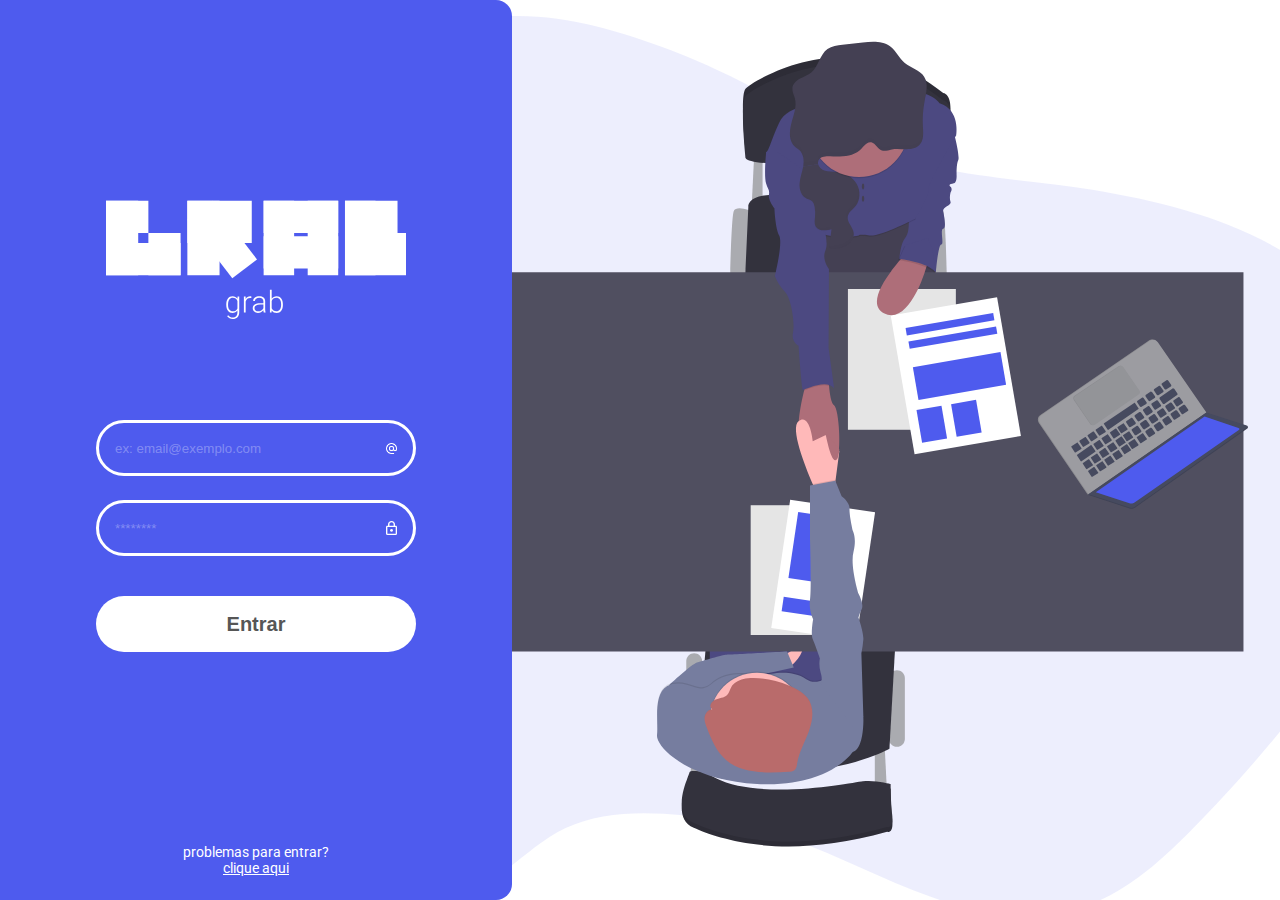
<file: index.html>
<!DOCTYPE html>
<html lang="en">
<head>
    <meta charset="UTF-8">
    <meta http-equiv="X-UA-Compatible" content="IE=edge">
    <meta name="viewport" content="width=device-width, initial-scale=1.0">
    <link rel="stylesheet" href="./style/styleMobile.css">
    <link rel="stylesheet" href="./style/styleDesktop.css">
    <title>Document</title>
</head>
<body>
    <main id="main">
        <div id="landing">
                <img src="./imgs/GRAB-LOGO.svg" id="img" height="200px" width="200px" alt="">
                
            <form action="">
                <label for="email" id="Email"></label>
                <input type="text" id="email-input" placeholder="ex: email@exemplo.com" class="input-field">
                <p id="emailError"></p>
                <label for="password"></label>
                <input type="password" id="password-input" name="password" placeholder="********" class="input-field"
                title="8 caracteres no mínimo, 1 Letra Maiúscula no mínimo, 1 Número no mínimo,Eao1 Símbolo no mínimo: $*&@#,">
                <br>
                <input type="submit" value="Entrar" id="enter-btn">
            </form>
            <footer> problemas para entrar? <br> <span><a href="https://google.com" target="_blank">clique aqui</a> </span>  </footer>
            
        </div>  
        
    </main>
    <img src="./imgs/undraw_interview_rmcf 2.svg" id="img-bg" alt="">
</body>
<script src="./script/clearInput.js"></script>
</html>
</file>
<file: style/styleMobile.css>
@import url('https://fonts.googleapis.com/css2?family=Roboto:wght@100;400;500&family=Work+Sans&display=swap');

#emailError{
    margin: unset;
    font-size: 0.9rem;
}
.input-field::placeholder {
    color: rgba(255, 255, 255, 0.305);
     
}

/* Smartphones (portrait) ----------- */
@media only screen and (max-width : 414px) {
    body {
        height: 100vh;
        width: 100vw;
        margin: 0;
        padding: 0;
        font-family: 'Roboto', sans-serif;
        font-size: 1.5rem;
        position: fixed;
    }

    #main {
        height: 100vh;
        background-color: #4E5BEE;
        border-radius: 1rem;
    }

    #landing {
        box-sizing: border-box;
        padding-top: 10rem;
        display: flex;
        flex-direction: column;
        align-items: center;
    }

    #img {
        margin-bottom: 3rem;

    }

    form {
        display: flex;
        flex-direction: column;
        align-items: center;
        gap: 10px;
    }

    .input-field {
        color: white;
        box-sizing: border-box;
        height: 3.5rem;
        width: 20rem;
        border: 3px solid white;
        border-radius: 4em;
        background-color: #4E5BEE;
        padding: 1rem;

    }

    .input-field:focus {

        outline-style: none;
        /*MUITO IMPORTANTE SABER*/
        transition: 0.3s;
        transform: scale(1.05);
        box-shadow: 0 0 15px 4px rgba(0, 0, 0, 0.606);
    }

    #password-input::placeholder{
        color: white;
        background-repeat: no-repeat;
        background-position:right;
        background-size: 1.2vh auto;
        background-image:url('../imgs/lock_24px.png') ;
    }
    #email-input::placeholder{
        color: white;
        background-repeat: no-repeat;
        background-position:right;
        background-size: 1.2vh auto;
        background-image:url('../imgs/Subtract.png') ;
    }

    #enter-btn {
        background-color: white;
        font-size: 1.25rem;
        height: 3.5rem;
        width: 20rem;
        border-radius: 4em;
        border: 0;
    }

    #enter-btn:hover {
        background-color: rgba(255, 255, 255, 0.551);
        transition: 0.003s;
        transform: scale(1.03);
        /* box-shadow: 0 0 15px 4px rgba(0, 0, 0, 0.606); */
    }

    .input-field,
    #enter-btn {
        margin: 0.5rem
    }

    footer {
        color: white;
        font-family: 'Roboto';
        font-style: normal;
        font-weight: 400;
        font-size: 14px;
        line-height: 16px;
        text-align: center;
    }

    footer span {
        text-decoration: underline;
    }

    footer a {
        color: white;
        text-transform: none;
    }
}

@media only screen and (max-width : 375px) {
    body {
        height: 100vh;
        width: 100vw;
        margin: 0;
        padding: 0;
        font-family: 'Roboto', sans-serif;
        font-size: 1.5rem;
        position: fixed;
    }

    #landing {
        box-sizing: border-box;
        padding-top: 5rem;
        display: flex;
        flex-direction: column;
        align-items: center;
    }
    #enter-btn:hover {
        background-color: rgba(255, 255, 255, 0.551);
        transition: 0.003s;
        transform: scale(1.03);
    }
    
}

@media only screen and (max-width : 375px) {
    form {
        display: flex;
        flex-direction: column;
        align-items: center;
    }

    .input-field {
        color: white;
        box-sizing: border-box;
        height: 3.5rem;
        width: 16rem;
        border: 3px solid white;
        border-radius: 4em;
        background-color: #4E5BEE;
        padding: 1rem;

    }

    .input-field:focus {

        outline-style: none;
        /*MUITO IMPORTANTE SABER*/
        transition: 0.3s;
        transform: scale(1.05);
        box-shadow: 0 0 15px 4px rgba(0, 0, 0, 0.606);
    }


    #enter-btn {
        background-color: white;
        font-size: 1.25rem;
        height: 3.5rem;
        width: 16rem;
        border-radius: 4em;
        border: 0;
    }

    #enter-btn:hover {
        background-color: rgba(255, 255, 255, 0.551);
        transition: 0.003s;
        transform: scale(1.03);
    }

    .input-field,
    #enter-btn {
        margin: 0.5rem
    }
}
</file>
<file: style/styleDesktop.css>
@import url('https://fonts.googleapis.com/css2?family=Roboto:wght@100;400;500&family=Work+Sans&display=swap');
.invalid, #emailError{
    color: red !important;
    border-color: red !important;
}
.input-field::placeholder {
    color: rgba(255, 255, 255, 0.305);
     
}
@media only screen and (min-width : 415px) {
    
    body {
        height: 100vh;
        width: 100vw;
        margin: 0;
        padding: 0;
        font-family: 'Roboto', sans-serif;
        font-size: 1.5rem;
        
        display: flex;
    }
    #img-bg{
        position: fixed;
        height: 100vh;
        width: 120vw;
        z-index: -1;
        margin-top: 1rem;
    }
    #main {
        height: 100vh;
        width: 40vw;
        background-color: #4E5BEE;
        border-top-right-radius: 1rem;
        border-bottom-right-radius: 1rem;
    }
   
    #landing {
        box-sizing: border-box;
        padding-top: 10rem;
        display: flex;
        flex-direction: column;
        align-items: center;
    }

    #img {
        margin-bottom: 3rem;
        transform: scale(1.5);

    }

    form {
        display: flex;
        flex-direction: column;
        align-items: center;
    }
    .input-field {
        color: white;
        box-sizing: border-box;
        height: 3.5rem;
        width: 20rem;
        border: 3px solid white;
        border-radius: 4em;
        background-color: #4E5BEE;
        padding: 1rem;
        margin: 0.75rem;

    }
    .input-field:focus {

        outline-style: none;
        /*MUITO IMPORTANTE SABER*/
        transition: 0.3s;
        transform: scale(1.05);
        box-shadow: 0 0 15px 4px rgba(0, 0, 0, 0.606);
    }
    #password-input::placeholder{
        background-repeat: no-repeat;
        background-position:right;
        background-size: 1.2vh auto;
        background-image:url('../imgs/lock_24px.png') ;
    }
    #email-input::placeholder{
        background-repeat: no-repeat;
        background-position:right;
        background-size: 1.2vh auto;
        background-image:url('../imgs/Subtract.png') ;
    }
    #enter-btn {
        background-color: white;
        font-size: 1.25rem;
        font-weight: 700;
        color: #565656;
        height: 3.5rem;
        width: 20rem;
        border-radius: 4em;
        border: 0;
    }

    #enter-btn:hover {
        cursor: pointer;
        background-color: rgba(255, 255, 255, 0.551);
        transition: 0.35s;
        transform: scale(1.03);
        /* box-shadow: 0 0 15px 4px rgba(0, 0, 0, 0.606); */
    }

    footer {
        color: white;
        font-family: 'Roboto';
        font-style: normal;
        font-weight: 400;
        font-size: 14px;
        line-height: 16px;
        text-align: center;
        margin-top: 12rem;
    }

    footer span {
        text-decoration: underline;
    }

    footer a {
        color: white;
        text-transform: none;
    }
}
</file>
